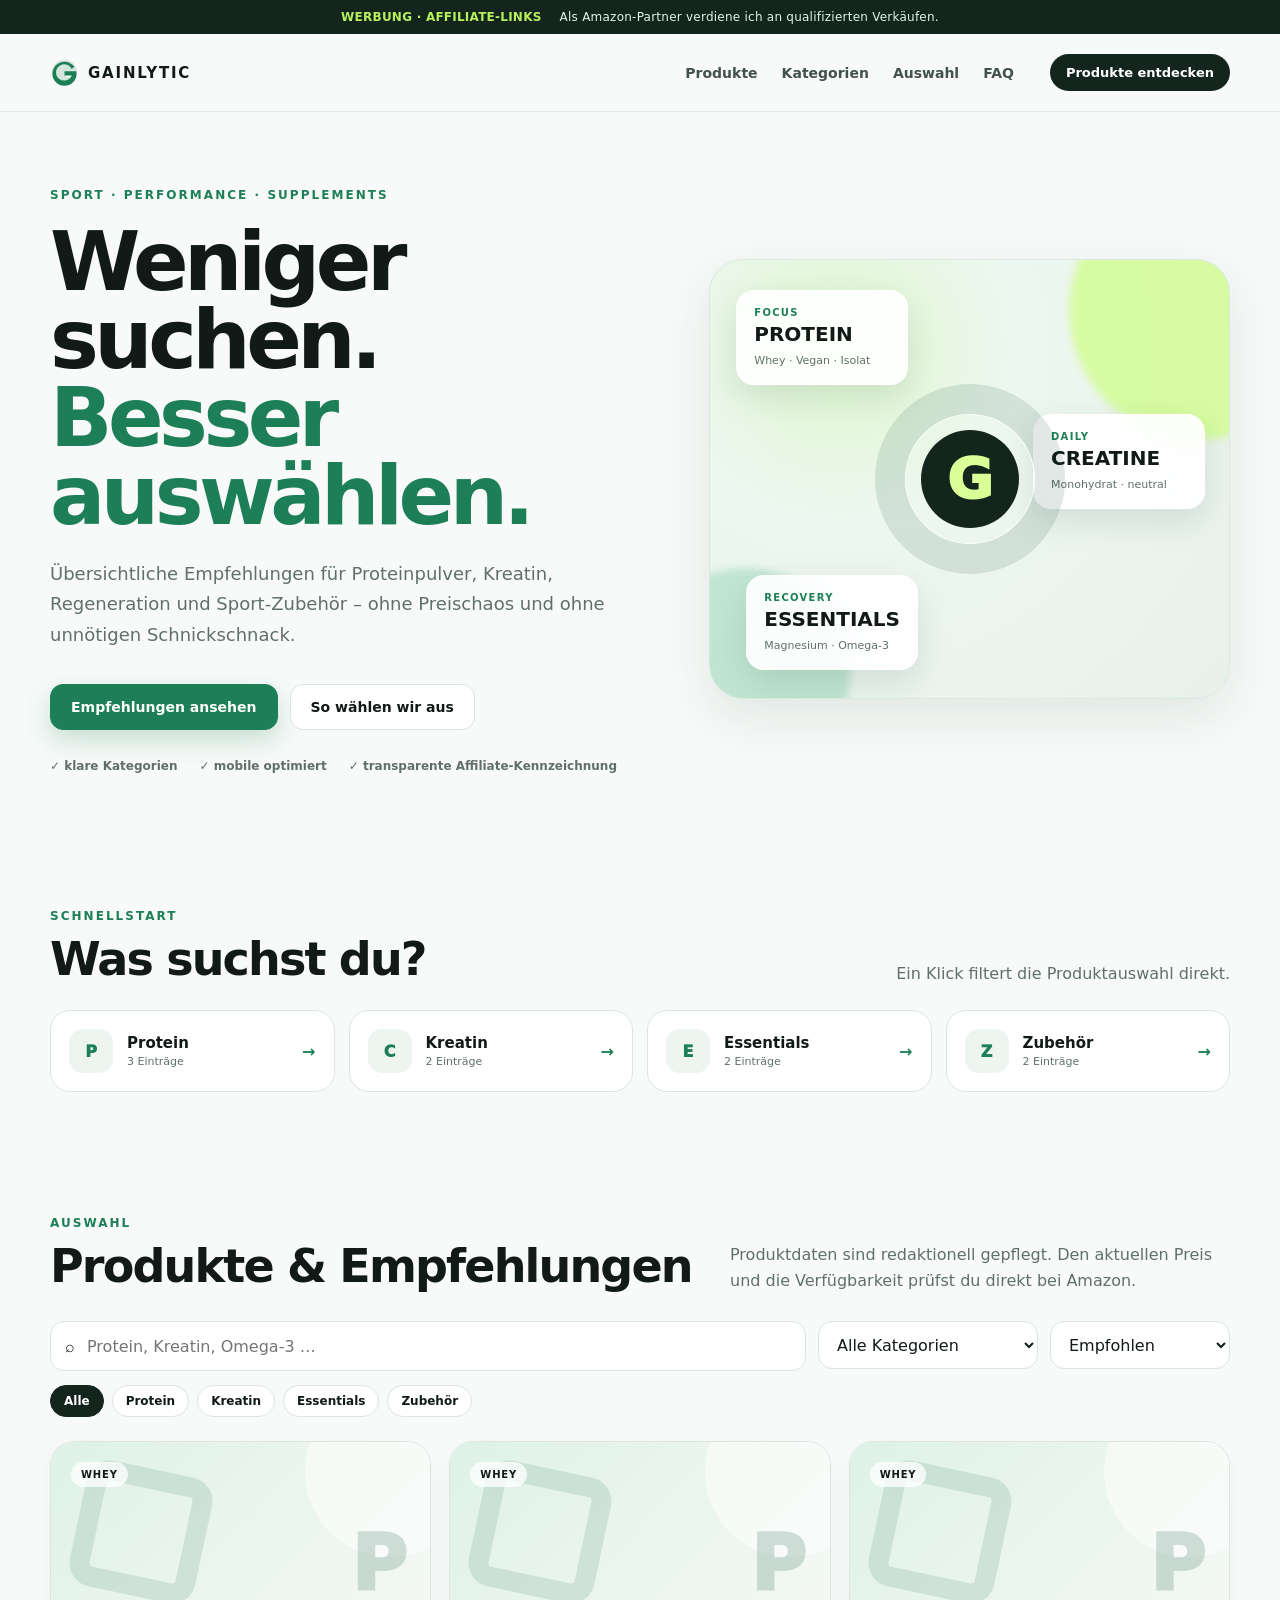
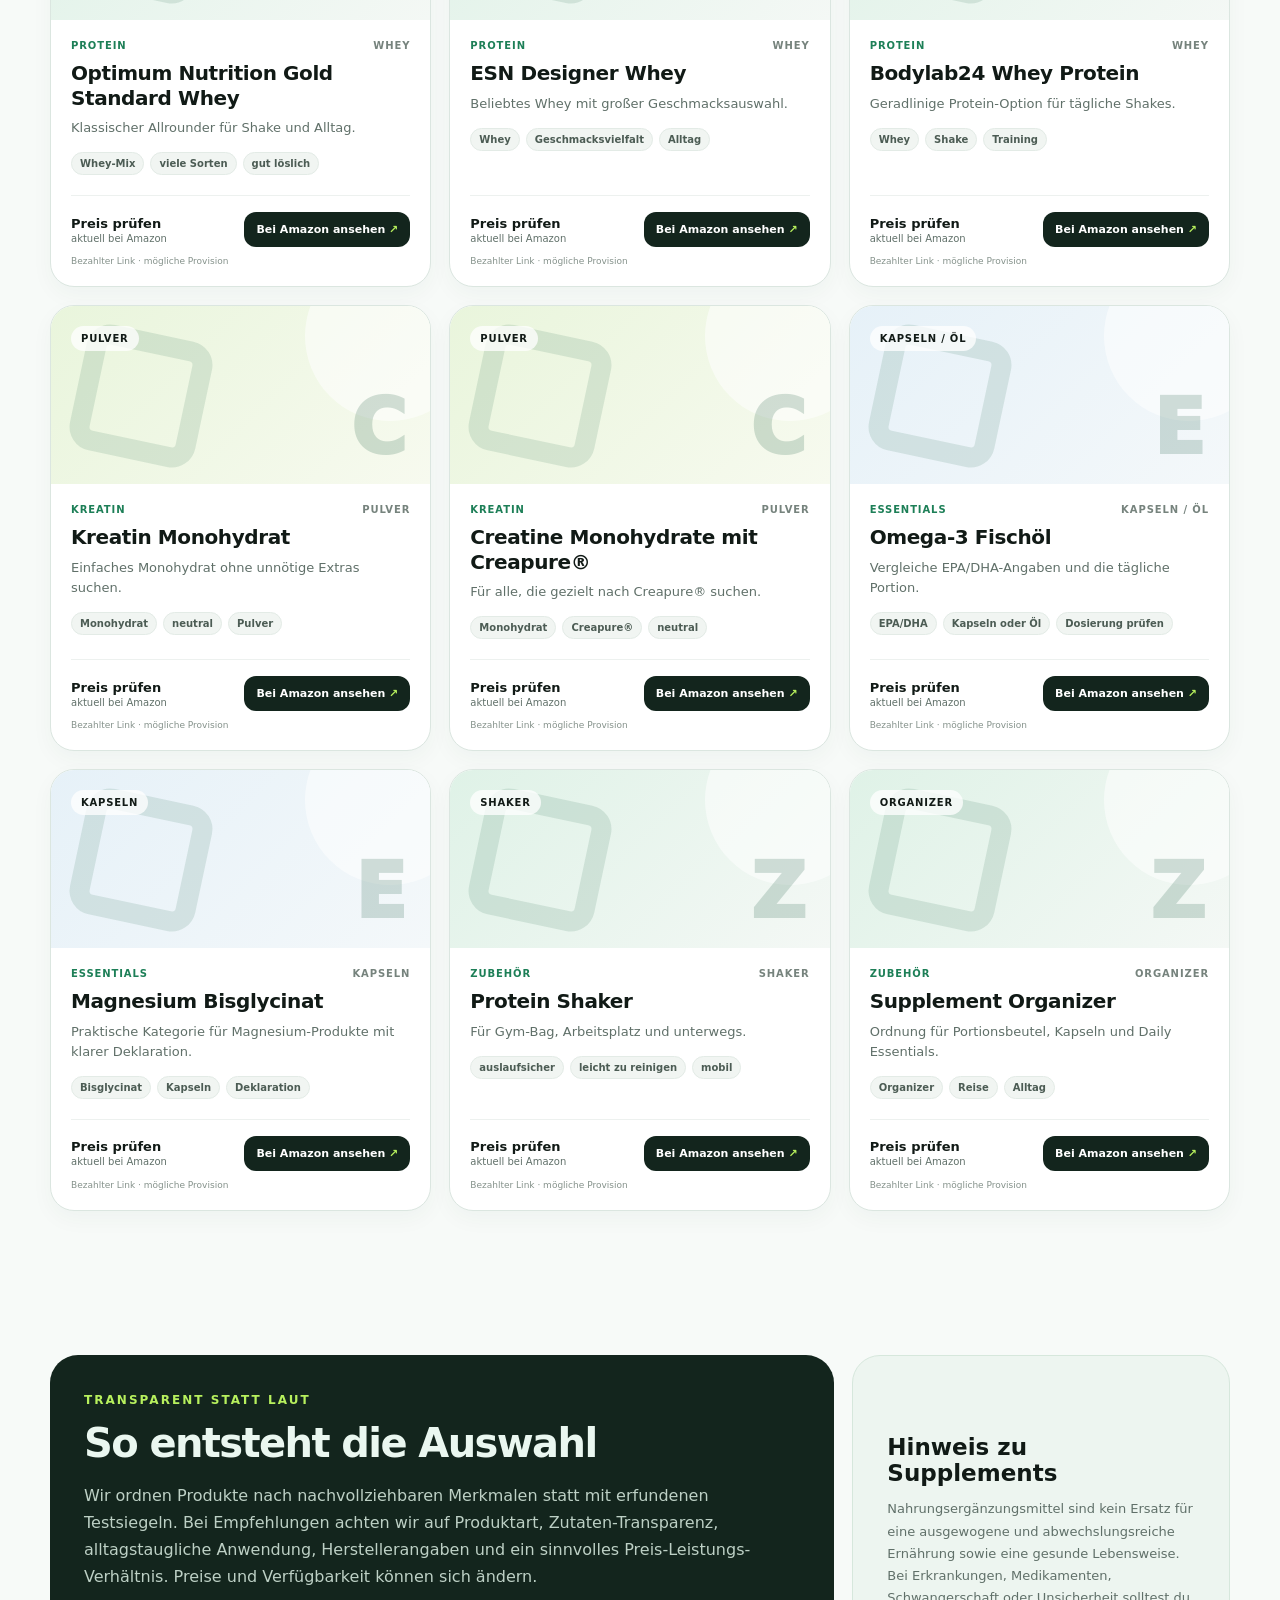
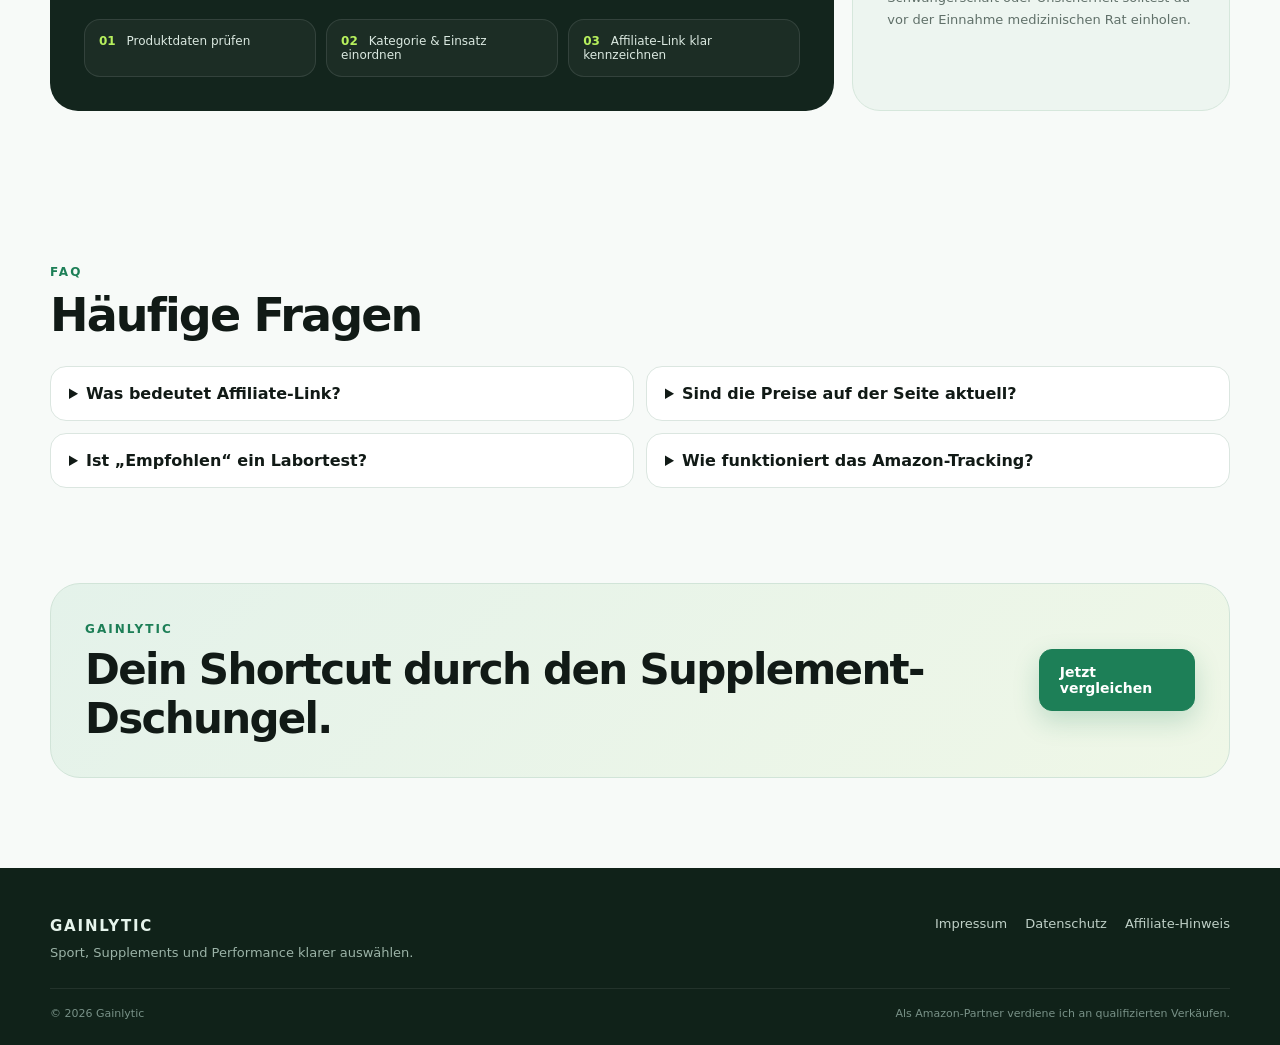
<file: index.html>
<!doctype html>
<html lang="de">
<head>
  <meta charset="utf-8" />
  <meta name="viewport" content="width=device-width, initial-scale=1" />
  <meta name="description" content="Gainlytic – klare Vergleiche und Empfehlungen für Sport, Proteinpulver und Supplements." />
  <meta name="theme-color" content="#f6faf7" />
  <title>Gainlytic – Sport & Supplements klar vergleichen</title>
  <link rel="stylesheet" href="styles.css" />
</head>
<body>
  <div class="affiliate-bar">
    <span>Werbung · Affiliate-Links</span>
    <span>Als Amazon-Partner verdiene ich an qualifizierten Verkäufen.</span>
  </div>

  <header class="site-header">
    <a class="brand" href="#top" aria-label="Gainlytic Startseite">
      <svg class="brand-mark" viewBox="0 0 48 48" aria-hidden="true">
        <path d="M24 3C12.4 3 3 12.4 3 24s9.4 21 21 21c8.9 0 16.5-5.5 19.6-13.2H26.2v-8h18.7C44.9 12.3 35.6 3 24 3Z" fill="currentColor" opacity=".16"/>
        <path d="M35.7 18.1A13.5 13.5 0 1 0 36 29H24v-7h19.6A20.3 20.3 0 0 1 44 26c0 11-8.9 20-20 20S4 37 4 26 13 6 24 6c6.7 0 12.7 3.3 16.4 8.4l-4.7 3.7Z" fill="currentColor"/>
      </svg>
      <span>GAINLYTIC</span>
    </a>
    <nav class="nav" aria-label="Hauptnavigation">
      <a href="#produkte">Produkte</a>
      <a href="#kategorien">Kategorien</a>
      <a href="#auswahl">Auswahl</a>
      <a href="#faq">FAQ</a>
    </nav>
    <a class="header-cta" href="#produkte">Produkte entdecken</a>
  </header>

  <main id="top">
    <section class="hero section-wrap">
      <div class="hero-copy">
        <span class="eyebrow">SPORT · PERFORMANCE · SUPPLEMENTS</span>
        <h1>Weniger suchen.<br><span>Besser auswählen.</span></h1>
        <p>Übersichtliche Empfehlungen für Proteinpulver, Kreatin, Regeneration und Sport-Zubehör – ohne Preischaos und ohne unnötigen Schnickschnack.</p>
        <div class="hero-actions">
          <a class="btn primary" href="#produkte">Empfehlungen ansehen</a>
          <a class="btn ghost" href="#auswahl">So wählen wir aus</a>
        </div>
        <div class="trust-row" aria-label="Vorteile">
          <span>✓ klare Kategorien</span>
          <span>✓ mobile optimiert</span>
          <span>✓ transparente Affiliate-Kennzeichnung</span>
        </div>
      </div>
      <div class="hero-visual" aria-hidden="true">
        <div class="orb orb-a"></div><div class="orb orb-b"></div>
        <div class="metric-card m1"><small>FOCUS</small><strong>PROTEIN</strong><span>Whey · Vegan · Isolat</span></div>
        <div class="metric-card m2"><small>DAILY</small><strong>CREATINE</strong><span>Monohydrat · neutral</span></div>
        <div class="metric-card m3"><small>RECOVERY</small><strong>ESSENTIALS</strong><span>Magnesium · Omega-3</span></div>
        <div class="hero-ring"><span>G</span></div>
      </div>
    </section>

    <section id="kategorien" class="section-wrap categories-section">
      <div class="section-heading">
        <div><span class="eyebrow">SCHNELLSTART</span><h2>Was suchst du?</h2></div>
        <p>Ein Klick filtert die Produktauswahl direkt.</p>
      </div>
      <div class="category-grid" id="categoryGrid"></div>
    </section>

    <section id="produkte" class="section-wrap products-section">
      <div class="section-heading product-heading">
        <div><span class="eyebrow">AUSWAHL</span><h2>Produkte & Empfehlungen</h2></div>
        <p>Produktdaten sind redaktionell gepflegt. Den aktuellen Preis und die Verfügbarkeit prüfst du direkt bei Amazon.</p>
      </div>

      <div class="toolbar">
        <label class="search-box">
          <span aria-hidden="true">⌕</span>
          <input id="searchInput" type="search" placeholder="Protein, Kreatin, Omega-3 …" aria-label="Produkte durchsuchen" />
        </label>
        <select id="categorySelect" aria-label="Kategorie filtern">
          <option value="all">Alle Kategorien</option>
        </select>
        <select id="sortSelect" aria-label="Produkte sortieren">
          <option value="featured">Empfohlen</option>
          <option value="name">Name A–Z</option>
          <option value="category">Kategorie</option>
        </select>
      </div>

      <div class="filter-pills" id="filterPills"></div>
      <div class="product-grid" id="productGrid" aria-live="polite"></div>
      <div id="emptyState" class="empty-state" hidden>
        <strong>Keine Treffer.</strong>
        <span>Versuche einen anderen Suchbegriff oder entferne den Filter.</span>
      </div>
    </section>

    <section id="auswahl" class="section-wrap method-section">
      <div class="method-card">
        <span class="eyebrow">TRANSPARENT STATT LAUT</span>
        <h2>So entsteht die Auswahl</h2>
        <p>Wir ordnen Produkte nach nachvollziehbaren Merkmalen statt mit erfundenen Testsiegeln. Bei Empfehlungen achten wir auf Produktart, Zutaten-Transparenz, alltagstaugliche Anwendung, Herstellerangaben und ein sinnvolles Preis-Leistungs-Verhältnis. Preise und Verfügbarkeit können sich ändern.</p>
        <div class="method-points">
          <span><b>01</b> Produktdaten prüfen</span>
          <span><b>02</b> Kategorie & Einsatz einordnen</span>
          <span><b>03</b> Affiliate-Link klar kennzeichnen</span>
        </div>
      </div>
      <div class="notice-card">
        <h3>Hinweis zu Supplements</h3>
        <p>Nahrungsergänzungsmittel sind kein Ersatz für eine ausgewogene und abwechslungsreiche Ernährung sowie eine gesunde Lebensweise. Bei Erkrankungen, Medikamenten, Schwangerschaft oder Unsicherheit solltest du vor der Einnahme medizinischen Rat einholen.</p>
      </div>
    </section>

    <section id="faq" class="section-wrap faq-section">
      <div class="section-heading"><div><span class="eyebrow">FAQ</span><h2>Häufige Fragen</h2></div></div>
      <div class="faq-grid">
        <details><summary>Was bedeutet Affiliate-Link?</summary><p>Wenn du über einen entsprechend gekennzeichneten Link kaufst, kann Gainlytic eine Provision erhalten. Für dich ändert sich der Preis dadurch nicht.</p></details>
        <details><summary>Sind die Preise auf der Seite aktuell?</summary><p>Wir zeigen bewusst keine dauerhaft gespeicherten Amazon-Preise. Den aktuellen Preis und die Verfügbarkeit siehst du nach dem Klick direkt bei Amazon.</p></details>
        <details><summary>Ist „Empfohlen“ ein Labortest?</summary><p>Nein. Es handelt sich um eine redaktionelle Auswahl anhand der auf der Seite beschriebenen Kriterien, sofern nicht ausdrücklich etwas anderes angegeben ist.</p></details>
        <details><summary>Wie funktioniert das Amazon-Tracking?</summary><p>Amazon-Links werden automatisch mit der Tracking-ID <code>gainlytic-21</code> versehen. Die ID kann zentral in der Website-Konfiguration geändert werden.</p></details>
      </div>
    </section>

    <section class="section-wrap cta-section">
      <div>
        <span class="eyebrow">GAINLYTIC</span>
        <h2>Dein Shortcut durch den Supplement-Dschungel.</h2>
      </div>
      <a class="btn primary" href="#produkte">Jetzt vergleichen</a>
    </section>
  </main>

  <footer class="site-footer">
    <div class="footer-main section-wrap">
      <div>
        <a class="brand footer-brand" href="#top"><span>GAINLYTIC</span></a>
        <p>Sport, Supplements und Performance klarer auswählen.</p>
      </div>
      <div class="footer-links">
        <a href="impressum.html">Impressum</a>
        <a href="datenschutz.html">Datenschutz</a>
        <a href="affiliate.html">Affiliate-Hinweis</a>
      </div>
    </div>
    <div class="footer-bottom section-wrap">
      <span>© <span id="year"></span> Gainlytic</span>
      <span>Als Amazon-Partner verdiene ich an qualifizierten Verkäufen.</span>
    </div>
  </footer>

  <script src="config.js"></script>
  <script src="products.js"></script>
  <script src="app.js"></script>
</body>
</html>
</file>
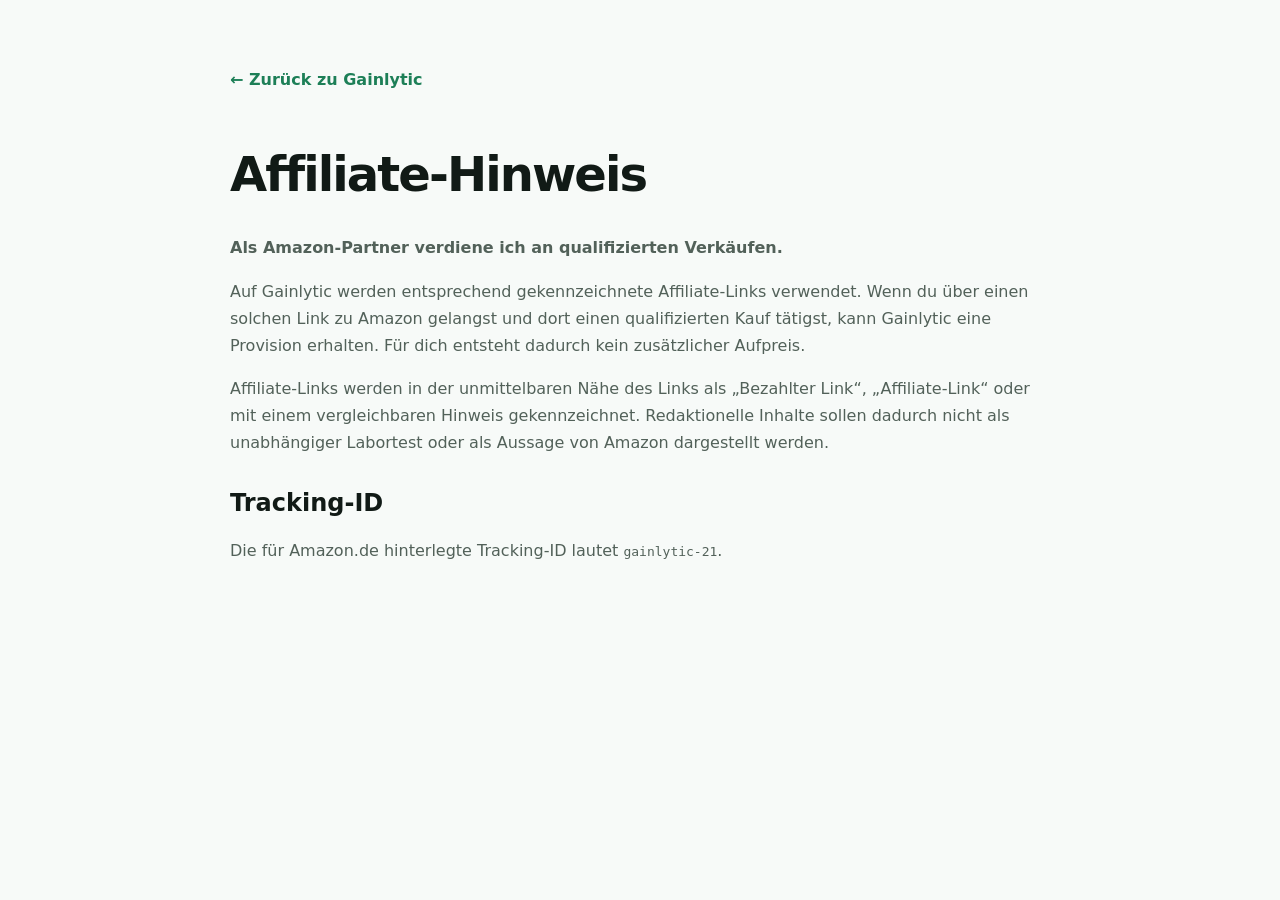
<file: affiliate.html>
<!doctype html><html lang="de"><head><meta charset="utf-8"><meta name="viewport" content="width=device-width,initial-scale=1"><title>Affiliate-Hinweis · Gainlytic</title><link rel="stylesheet" href="styles.css"></head><body><main class="legal-page"><a class="legal-back" href="index.html">← Zurück zu Gainlytic</a><h1>Affiliate-Hinweis</h1><p><strong>Als Amazon-Partner verdiene ich an qualifizierten Verkäufen.</strong></p><p>Auf Gainlytic werden entsprechend gekennzeichnete Affiliate-Links verwendet. Wenn du über einen solchen Link zu Amazon gelangst und dort einen qualifizierten Kauf tätigst, kann Gainlytic eine Provision erhalten. Für dich entsteht dadurch kein zusätzlicher Aufpreis.</p><p>Affiliate-Links werden in der unmittelbaren Nähe des Links als „Bezahlter Link“, „Affiliate-Link“ oder mit einem vergleichbaren Hinweis gekennzeichnet. Redaktionelle Inhalte sollen dadurch nicht als unabhängiger Labortest oder als Aussage von Amazon dargestellt werden.</p><h2>Tracking-ID</h2><p>Die für Amazon.de hinterlegte Tracking-ID lautet <code>gainlytic-21</code>.</p></main></body></html>
</file>
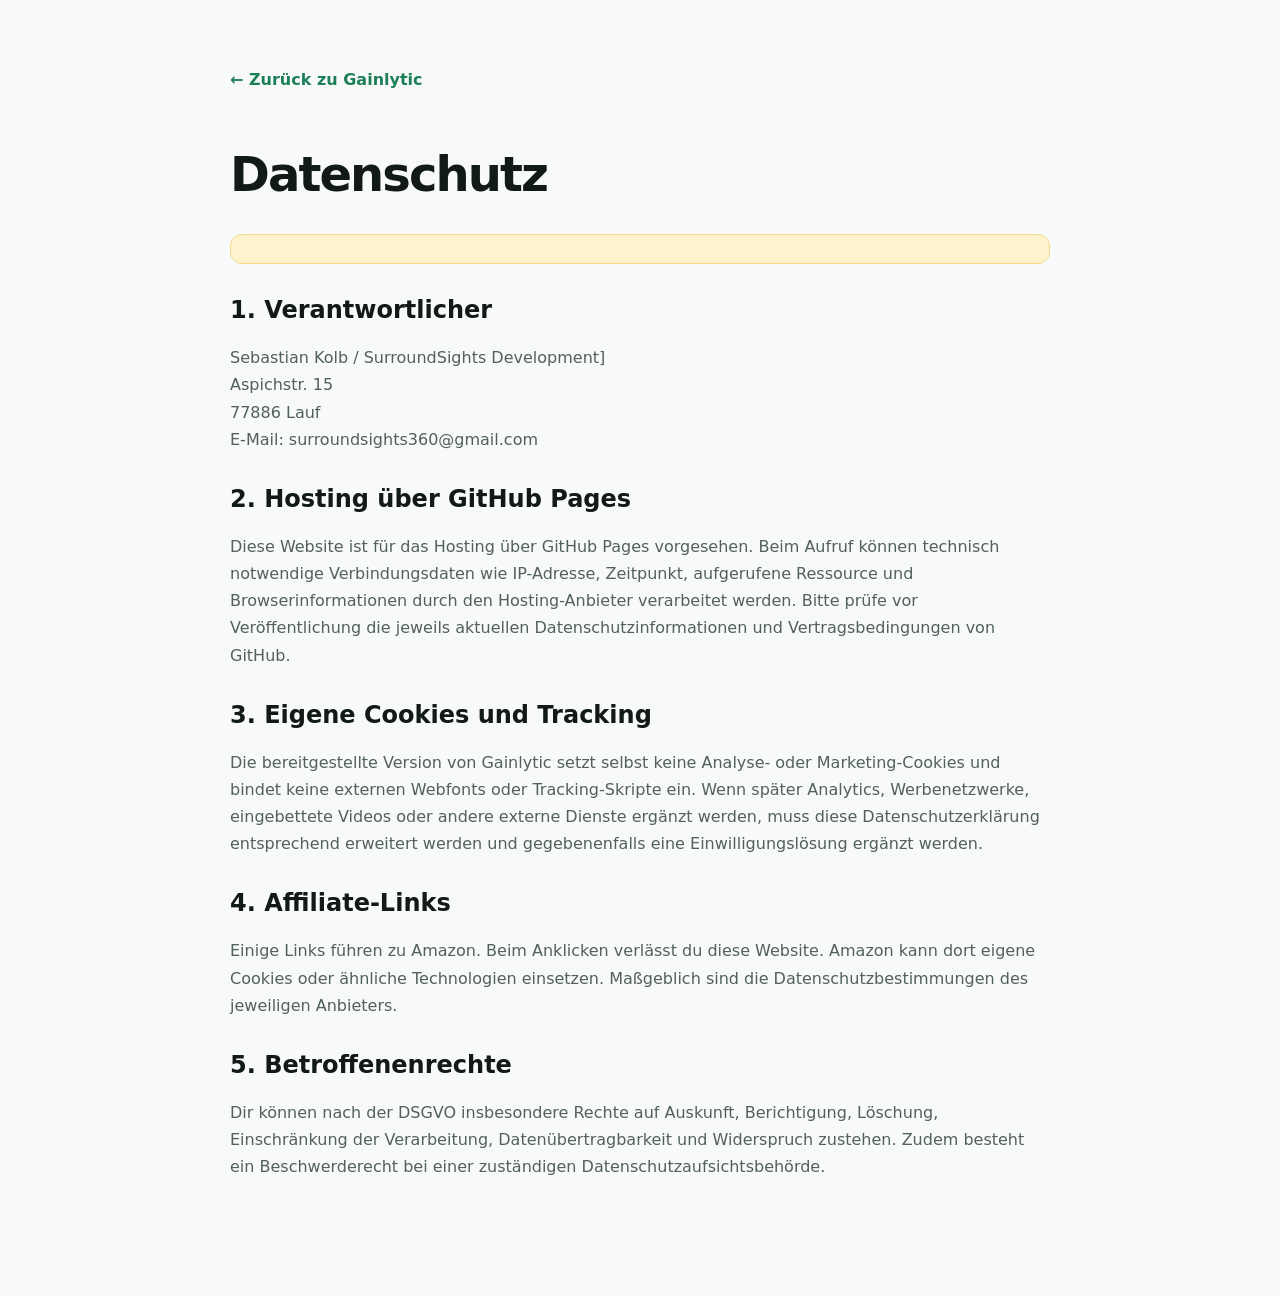
<file: datenschutz.html>
<!doctype html><html lang="de"><head><meta charset="utf-8"><meta name="viewport" content="width=device-width,initial-scale=1"><title>Datenschutz · Gainlytic</title><link rel="stylesheet" href="styles.css"></head><body><main class="legal-page"><a class="legal-back" href="index.html">← Zurück zu Gainlytic</a><h1>Datenschutz</h1><p class="placeholder"><strong></strong> </p><h2>1. Verantwortlicher</h2><p>Sebastian Kolb / SurroundSights Development]<br>Aspichstr. 15<br>77886 Lauf<br>E-Mail: surroundsights360@gmail.com</p><h2>2. Hosting über GitHub Pages</h2><p>Diese Website ist für das Hosting über GitHub Pages vorgesehen. Beim Aufruf können technisch notwendige Verbindungsdaten wie IP-Adresse, Zeitpunkt, aufgerufene Ressource und Browserinformationen durch den Hosting-Anbieter verarbeitet werden. Bitte prüfe vor Veröffentlichung die jeweils aktuellen Datenschutzinformationen und Vertragsbedingungen von GitHub.</p><h2>3. Eigene Cookies und Tracking</h2><p>Die bereitgestellte Version von Gainlytic setzt selbst keine Analyse- oder Marketing-Cookies und bindet keine externen Webfonts oder Tracking-Skripte ein. Wenn später Analytics, Werbenetzwerke, eingebettete Videos oder andere externe Dienste ergänzt werden, muss diese Datenschutzerklärung entsprechend erweitert werden und gegebenenfalls eine Einwilligungslösung ergänzt werden.</p><h2>4. Affiliate-Links</h2><p>Einige Links führen zu Amazon. Beim Anklicken verlässt du diese Website. Amazon kann dort eigene Cookies oder ähnliche Technologien einsetzen. Maßgeblich sind die Datenschutzbestimmungen des jeweiligen Anbieters.</p><h2>5. Betroffenenrechte</h2><p>Dir können nach der DSGVO insbesondere Rechte auf Auskunft, Berichtigung, Löschung, Einschränkung der Verarbeitung, Datenübertragbarkeit und Widerspruch zustehen. Zudem besteht ein Beschwerderecht bei einer zuständigen Datenschutzaufsichtsbehörde.</p></main></body></html>
</file>
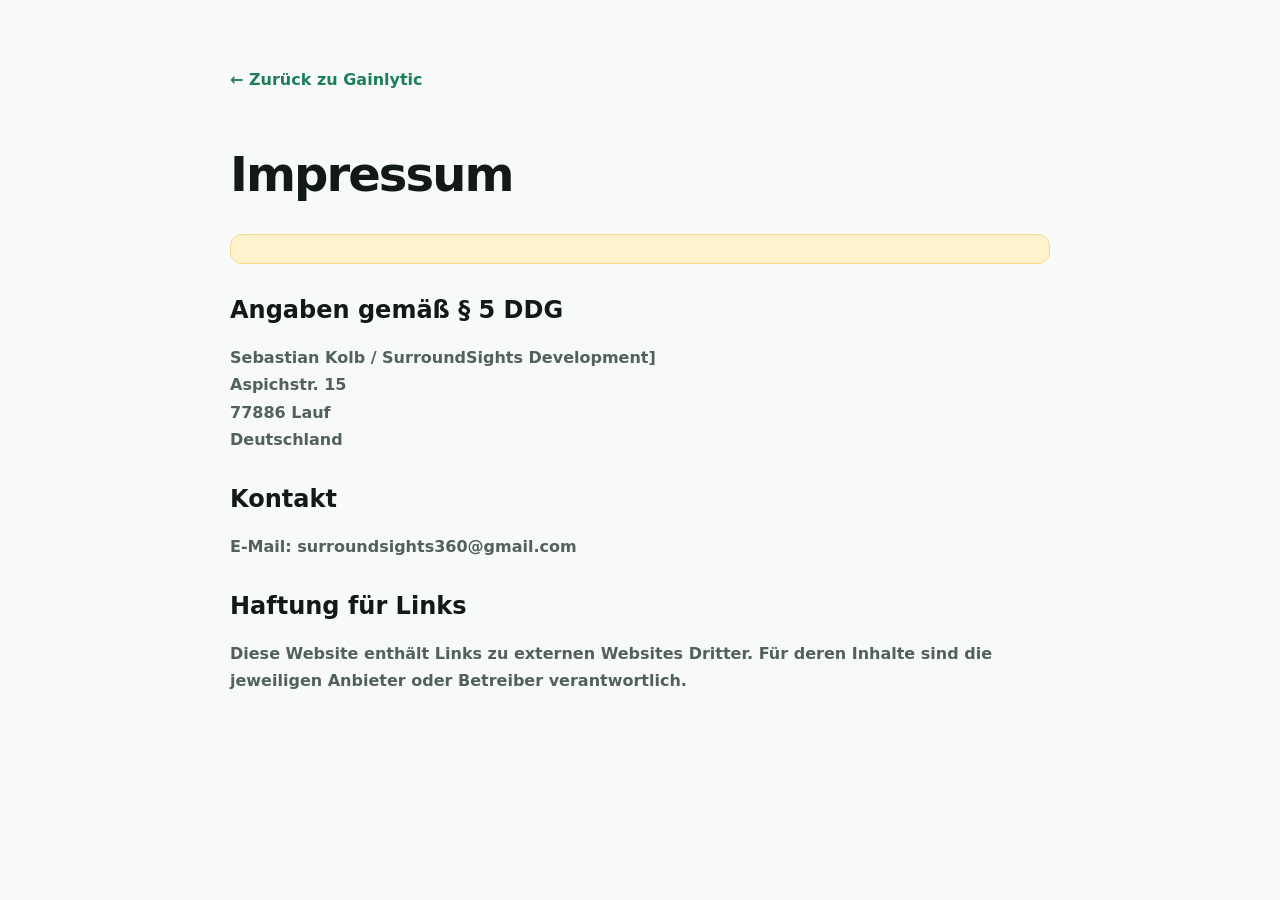
<file: impressum.html>
<!doctype html><html lang="de"><head><meta charset="utf-8"><meta name="viewport" content="width=device-width,initial-scale=1"><title>Impressum · Gainlytic</title><link rel="stylesheet" href="styles.css"></head><body><main class="legal-page"><a class="legal-back" href="index.html">← Zurück zu Gainlytic</a><h1>Impressum</h1><p class="placeholder"><strong></p><h2>Angaben gemäß § 5 DDG</h2><p>Sebastian Kolb / SurroundSights Development]<br>Aspichstr. 15<br>77886 Lauf<br>Deutschland</p><h2>Kontakt</h2><p>E-Mail: surroundsights360@gmail.com</p><h2></p><h2>Haftung für Links</h2><p>Diese Website enthält Links zu externen Websites Dritter. Für deren Inhalte sind die jeweiligen Anbieter oder Betreiber verantwortlich.</p></main></body></html>
</file>
<file: styles.css>
:root {
  --bg: #f7faf8;
  --surface: #ffffff;
  --surface-2: #eef5f1;
  --text: #111a16;
  --muted: #607069;
  --line: #dbe6e0;
  --accent: #1d7f57;
  --accent-2: #b7f05d;
  --dark: #13251d;
  --shadow: 0 18px 50px rgba(30, 67, 49, .10);
  --radius-lg: 28px;
  --radius-md: 18px;
  --max: 1180px;
}
* { box-sizing: border-box; }
html { scroll-behavior: smooth; }
body { margin: 0; font-family: Inter, ui-sans-serif, system-ui, -apple-system, BlinkMacSystemFont, "Segoe UI", sans-serif; background: var(--bg); color: var(--text); }
a { color: inherit; text-decoration: none; }
button, input, select { font: inherit; }
button { color: inherit; }
.section-wrap { width: min(var(--max), calc(100% - 40px)); margin-inline: auto; }
.affiliate-bar { min-height: 34px; padding: 7px 20px; background: var(--dark); color: #dff7ea; display: flex; gap: 18px; justify-content: center; align-items: center; font-size: 12px; letter-spacing: .02em; }
.affiliate-bar span:first-child { color: var(--accent-2); font-weight: 800; text-transform: uppercase; }
.site-header { height: 78px; position: sticky; top: 0; z-index: 20; padding: 0 max(20px, calc((100vw - var(--max))/2)); display: flex; align-items: center; gap: 28px; background: rgba(247,250,248,.90); backdrop-filter: blur(18px); border-bottom: 1px solid rgba(219,230,224,.86); }
.brand { display: inline-flex; align-items: center; gap: 9px; font-weight: 900; letter-spacing: .12em; font-size: 15px; }
.brand-mark { width: 29px; height: 29px; color: var(--accent); }
.nav { display: flex; gap: 24px; margin-left: auto; font-size: 14px; font-weight: 650; color: #42514a; }
.nav a:hover { color: var(--accent); }
.header-cta { margin-left: 8px; padding: 11px 16px; background: var(--dark); color: #fff; border-radius: 999px; font-size: 13px; font-weight: 800; }
.hero { min-height: 610px; display: grid; grid-template-columns: 1.08fr .92fr; align-items: center; gap: 48px; padding-block: 72px 60px; }
.eyebrow { font-size: 12px; font-weight: 900; letter-spacing: .17em; color: var(--accent); }
.hero h1 { font-size: clamp(48px, 7vw, 82px); line-height: .95; letter-spacing: -.055em; margin: 20px 0 24px; max-width: 780px; }
.hero h1 span { color: var(--accent); }
.hero-copy > p { max-width: 690px; margin: 0; color: var(--muted); font-size: 18px; line-height: 1.7; }
.hero-actions { display: flex; gap: 12px; margin-top: 34px; }
.btn { display: inline-flex; align-items: center; justify-content: center; border-radius: 13px; padding: 14px 20px; font-weight: 800; font-size: 14px; border: 1px solid var(--line); }
.btn.primary { background: var(--accent); border-color: var(--accent); color: #fff; box-shadow: 0 10px 26px rgba(29,127,87,.22); }
.btn.ghost { background: var(--surface); }
.trust-row { display: flex; gap: 22px; flex-wrap: wrap; margin-top: 29px; font-size: 12px; color: var(--muted); font-weight: 700; }
.hero-visual { height: 440px; position: relative; border-radius: 34px; overflow: hidden; background: radial-gradient(circle at 25% 20%, #dff7ce 0, #edf7f1 35%, #e8f0eb 100%); border: 1px solid #d9e7df; box-shadow: var(--shadow); }
.orb { position:absolute; border-radius: 50%; filter: blur(4px); opacity:.65; }
.orb-a { width: 260px; height:260px; background:#cbff78; right:-100px; top:-80px; }
.orb-b { width: 210px; height:210px; background:#a8ddc1; left:-70px; bottom:-80px; }
.hero-ring { position:absolute; inset:50% auto auto 50%; transform:translate(-50%,-50%); width:190px; height:190px; border-radius:50%; border:30px solid rgba(20,71,49,.12); display:grid; place-items:center; box-shadow: inset 0 0 0 1px rgba(255,255,255,.7); }
.hero-ring span { width:98px; height:98px; border-radius:50%; display:grid; place-items:center; background:var(--dark); color:#d9ff96; font-size:56px; font-weight:950; }
.metric-card { position:absolute; min-width:172px; padding:16px 17px; background:rgba(255,255,255,.91); border:1px solid rgba(255,255,255,.9); border-radius:18px; box-shadow:0 12px 32px rgba(30,67,49,.12); backdrop-filter:blur(12px); }
.metric-card small { display:block; color:var(--accent); font-weight:900; font-size:10px; letter-spacing:.13em; }
.metric-card strong { display:block; font-size:20px; margin:4px 0 3px; }
.metric-card span { font-size:11px; color:var(--muted); }
.m1 { top:30px; left:26px; } .m2 { right:24px; top:154px; } .m3 { left:36px; bottom:28px; }
.section-heading { display:flex; justify-content:space-between; align-items:end; gap:30px; margin-bottom:24px; }
.section-heading h2 { font-size:clamp(32px,4vw,46px); letter-spacing:-.04em; margin:8px 0 0; }
.section-heading > p { max-width:500px; color:var(--muted); line-height:1.6; margin:0; }
.categories-section { padding-block:72px 36px; }
.category-grid { display:grid; grid-template-columns:repeat(4,1fr); gap:14px; }
.category-card { border:1px solid var(--line); background:var(--surface); border-radius:20px; padding:18px; text-align:left; display:grid; grid-template-columns:auto 1fr auto; align-items:center; gap:14px; cursor:pointer; transition:.2s ease; }
.category-card:hover { transform:translateY(-3px); border-color:#b5d5c4; box-shadow:0 14px 32px rgba(30,67,49,.08); }
.category-icon { width:44px; height:44px; border-radius:14px; display:grid; place-items:center; background:var(--surface-2); color:var(--accent); font-weight:950; }
.category-card strong, .category-card small { display:block; } .category-card strong{font-size:15px}.category-card small{margin-top:3px;color:var(--muted);font-size:11px}.arrow{color:var(--accent);font-weight:900}
.products-section { padding-block:84px; }
.toolbar { display:grid; grid-template-columns:1fr 220px 180px; gap:12px; margin:28px 0 14px; }
.search-box { display:flex; align-items:center; gap:10px; background:var(--surface); border:1px solid var(--line); border-radius:14px; padding:0 14px; }
.search-box input { width:100%; height:48px; border:0; outline:0; background:transparent; }
.toolbar select { height:48px; border:1px solid var(--line); border-radius:14px; background:var(--surface); padding:0 14px; outline:0; color:var(--text); }
.filter-pills { display:flex; gap:8px; flex-wrap:wrap; margin-bottom:24px; }
.pill { border:1px solid var(--line); background:var(--surface); border-radius:999px; padding:8px 13px; font-size:12px; font-weight:800; cursor:pointer; }
.pill.active { background:var(--dark); border-color:var(--dark); color:#fff; }
.product-grid { display:grid; grid-template-columns:repeat(3,1fr); gap:18px; }
.product-card { display:flex; flex-direction:column; min-width:0; background:var(--surface); border:1px solid var(--line); border-radius:24px; overflow:hidden; box-shadow:0 8px 22px rgba(26,66,47,.04); transition:.22s ease; }
.product-card:hover { transform:translateY(-4px); box-shadow:var(--shadow); }
.product-art { height:178px; position:relative; padding:20px; overflow:hidden; background:linear-gradient(135deg,#dff2e7,#f4f8f5); }
.product-art::before { content:""; position:absolute; width:170px; height:170px; border-radius:50%; right:-45px; top:-55px; background:rgba(255,255,255,.55); }
.product-art::after { content:""; position:absolute; width:88px; height:88px; border-radius:24px; left:26px; bottom:24px; border:20px solid rgba(18,89,59,.12); transform:rotate(12deg); }
.art-letter { position:absolute; z-index:2; right:24px; bottom:18px; font-size:76px; line-height:1; font-weight:950; color:rgba(15,84,55,.18); }
.art-type { position:relative; z-index:2; display:inline-flex; background:rgba(255,255,255,.76); padding:7px 10px; border-radius:999px; font-size:10px; font-weight:900; letter-spacing:.08em; text-transform:uppercase; }
.art-kreatin{background:linear-gradient(135deg,#e9f5dc,#f7faef)}.art-essentials{background:linear-gradient(135deg,#e6f1f8,#f4f8fa)}.art-zubehor{background:linear-gradient(135deg,#f0ece6,#faf8f5)}
.product-content { padding:20px; display:flex; flex-direction:column; flex:1; }
.product-meta { display:flex; justify-content:space-between; gap:10px; font-size:10px; font-weight:900; color:var(--accent); text-transform:uppercase; letter-spacing:.09em; }
.product-meta span:last-child { color:#76837d; }
.product-card h3 { font-size:20px; line-height:1.22; letter-spacing:-.02em; margin:10px 0 8px; }
.product-card p { color:var(--muted); font-size:13px; line-height:1.55; margin:0 0 14px; }
.tags { display:flex; gap:6px; flex-wrap:wrap; margin-bottom:20px; }
.tags span { background:#f1f5f2; border:1px solid #e3ebe6; color:#4c5c54; border-radius:999px; padding:5px 8px; font-size:10px; font-weight:700; }
.product-bottom { margin-top:auto; padding-top:16px; border-top:1px solid #edf1ef; display:flex; align-items:center; justify-content:space-between; gap:12px; }
.price-note strong,.price-note small{display:block}.price-note strong{font-size:13px}.price-note small{font-size:10px;color:var(--muted);margin-top:2px}
.amazon-btn { background:var(--dark); color:#fff; border-radius:12px; padding:11px 12px; font-size:11px; font-weight:900; white-space:nowrap; }
.amazon-btn span{color:var(--accent-2)}
.ad-note { color:#85928b; margin-top:9px; font-size:9px; }
.empty-state { text-align:center; border:1px dashed #cddbd3; background:#fbfdfc; border-radius:18px; padding:38px 20px; color:var(--muted); }
.empty-state strong,.empty-state span{display:block}.empty-state strong{color:var(--text);margin-bottom:5px}
.method-section { display:grid; grid-template-columns:1.35fr .65fr; gap:18px; padding-block:60px 90px; }
.method-card,.notice-card { border-radius:28px; padding:34px; }
.method-card { background:var(--dark); color:#eaf7f0; }
.method-card .eyebrow { color:var(--accent-2); }
.method-card h2 { font-size:40px; letter-spacing:-.04em; margin:12px 0 16px; }
.method-card > p { max-width:760px; color:#bdd0c5; line-height:1.7; }
.method-points { display:grid; grid-template-columns:repeat(3,1fr); gap:10px; margin-top:28px; }
.method-points span { border:1px solid rgba(255,255,255,.10); background:rgba(255,255,255,.04); border-radius:16px; padding:14px; font-size:12px; color:#dbe9e1; }
.method-points b { color:var(--accent-2); margin-right:7px; }
.notice-card { background:#edf5f0; border:1px solid #d6e7dc; display:flex; flex-direction:column; justify-content:center; }
.notice-card h3 { margin:0 0 12px; font-size:23px; }
.notice-card p { color:var(--muted); line-height:1.7; font-size:13px; margin:0; }
.faq-section { padding-block:60px 95px; }
.faq-grid { display:grid; grid-template-columns:1fr 1fr; gap:12px; }
details { background:var(--surface); border:1px solid var(--line); border-radius:16px; padding:17px 18px; }
summary { font-weight:800; cursor:pointer; }
details p { color:var(--muted); line-height:1.65; font-size:13px; margin:12px 0 2px; }
.cta-section { margin-bottom:90px; background:linear-gradient(135deg,#e4f2ea,#eff7e7); border:1px solid #d1e4d8; border-radius:30px; padding:34px; display:flex; align-items:center; justify-content:space-between; gap:25px; }
.cta-section h2 { margin:8px 0 0; font-size:clamp(27px,4vw,42px); letter-spacing:-.04em; }
.site-footer { background:#102219; color:#e6f4ec; }
.footer-main,.footer-bottom { display:flex; justify-content:space-between; gap:30px; }
.footer-main { padding-block:48px 28px; }
.footer-main p { color:#9bb3a7; margin:10px 0 0; font-size:13px; }
.footer-links { display:flex; gap:18px; align-items:flex-start; font-size:13px; color:#bfd0c7; }
.footer-bottom { border-top:1px solid rgba(255,255,255,.08); padding-block:18px 25px; color:#789187; font-size:11px; }
.legal-page { max-width:860px; margin:0 auto; padding:70px 20px 100px; }
.legal-page h1 { font-size:48px; letter-spacing:-.04em; }.legal-page h2{margin-top:32px}.legal-page p,.legal-page li{color:#526159;line-height:1.7}.legal-page .placeholder{background:#fff3cd;border:1px solid #f1d786;border-radius:12px;padding:14px}.legal-back{display:inline-block;margin-bottom:25px;color:var(--accent);font-weight:800}
@media (max-width: 980px) {
  .nav { display:none; }
  .hero { grid-template-columns:1fr; padding-top:52px; }.hero-visual{height:380px}.category-grid{grid-template-columns:1fr 1fr}.product-grid{grid-template-columns:1fr 1fr}.method-section{grid-template-columns:1fr}.toolbar{grid-template-columns:1fr 1fr}.search-box{grid-column:1/-1}
}
@media (max-width: 650px) {
  .section-wrap{width:min(100% - 26px,var(--max))}.affiliate-bar{display:block;text-align:center}.affiliate-bar span{display:block}.affiliate-bar span+span{margin-top:3px}.site-header{padding-inline:14px;height:66px}.header-cta{display:none}.hero{padding-block:42px 34px;gap:30px}.hero h1{font-size:50px}.hero-copy>p{font-size:16px}.hero-actions{flex-direction:column}.btn{width:100%}.hero-visual{height:340px}.metric-card{min-width:145px;padding:13px}.m1{left:14px;top:16px}.m2{right:12px;top:135px}.m3{left:18px;bottom:15px}.hero-ring{width:150px;height:150px;border-width:24px}.hero-ring span{width:76px;height:76px;font-size:44px}.section-heading{display:block}.section-heading>p{margin-top:12px}.category-grid,.product-grid,.faq-grid{grid-template-columns:1fr}.toolbar{grid-template-columns:1fr}.search-box{grid-column:auto}.method-points{grid-template-columns:1fr}.method-card,.notice-card{padding:25px}.cta-section{display:block}.cta-section .btn{margin-top:22px}.footer-main,.footer-bottom{display:block}.footer-links{margin-top:24px;flex-wrap:wrap}.footer-bottom span{display:block}.footer-bottom span+span{margin-top:8px}
}
</file>
